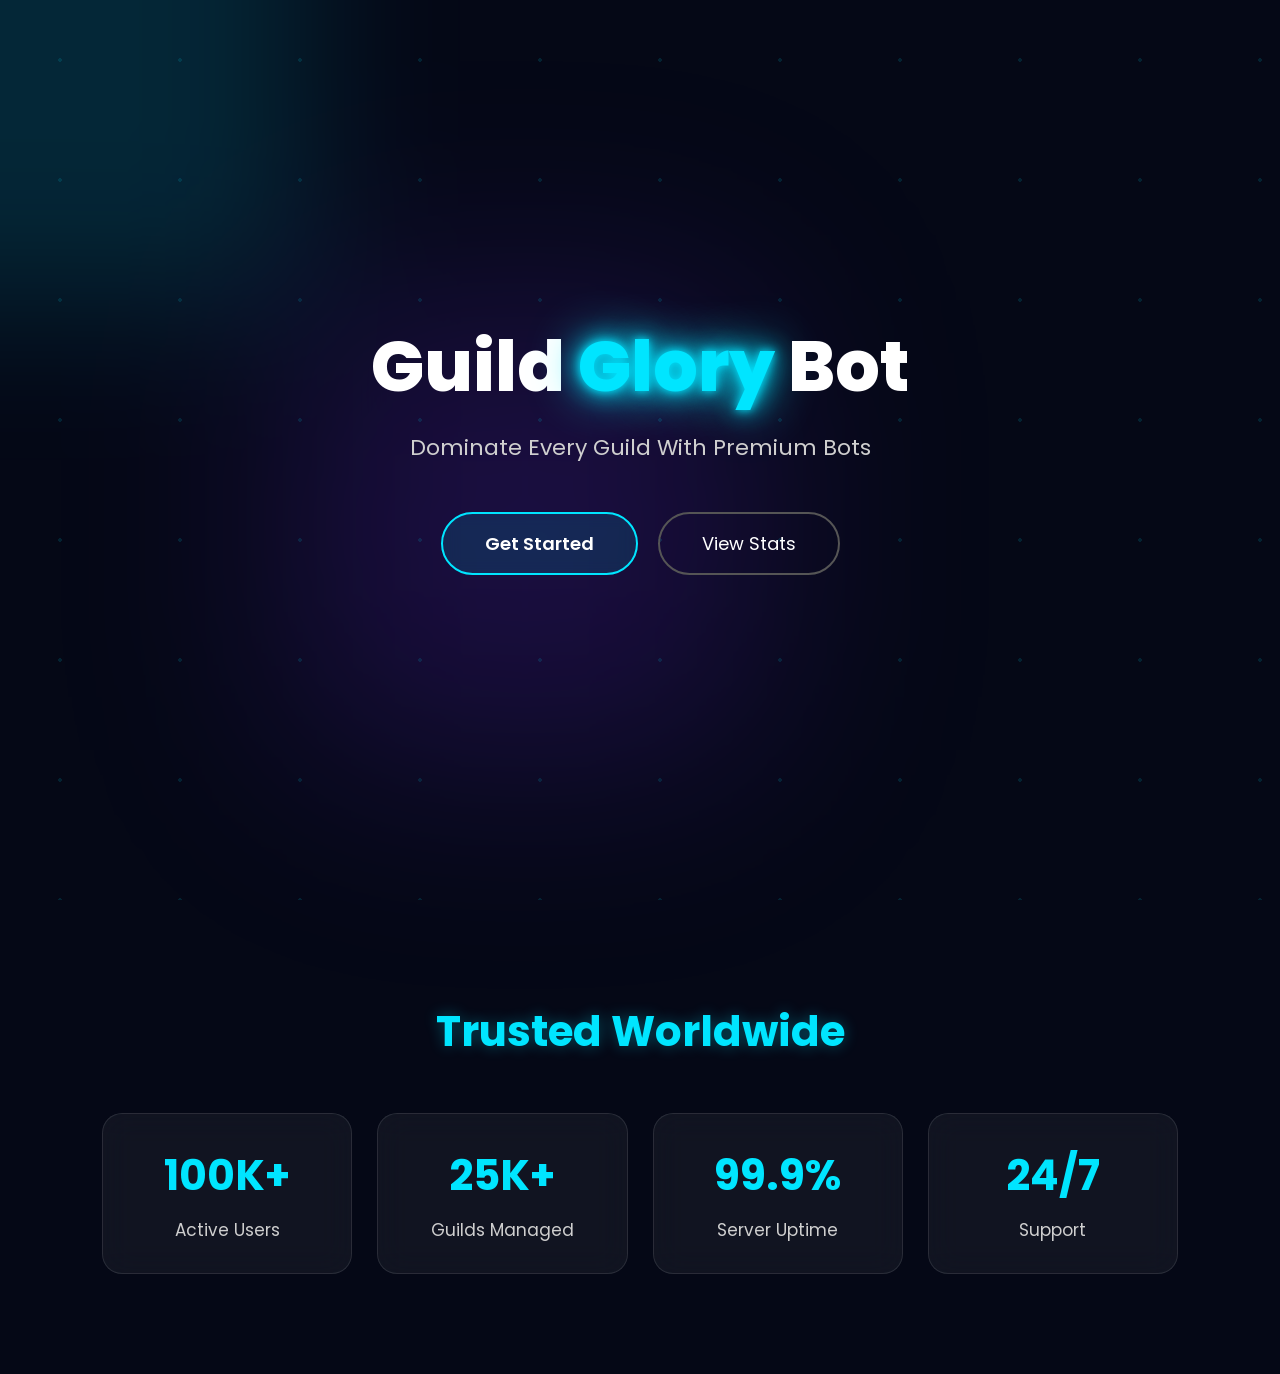
<file: index.html>
<!DOCTYPE html>
<html lang="en">

<head>

<meta charset="UTF-8">
<meta name="viewport" content="width=device-width, initial-scale=1.0">

<title>Guild Glory Bot</title>

<link rel="stylesheet" href="style.css">

<link rel="preconnect" href="https://fonts.googleapis.com">

<link rel="preconnect" href="https://fonts.gstatic.com" crossorigin>

<link href="https://fonts.googleapis.com/css2?family=Poppins:wght@300;400;500;600;700;800&display=swap" rel="stylesheet">

</head>

<body>

<!-- ================= Loader ================= -->

<div id="loader">

<div class="loader-logo">

⚔

</div>

<h1>

Guild Glory Bot

</h1>

<p>

Dominate Every Guild With Premium Bots

</p>

</div>

<!-- ================= Background ================= -->

<div class="background-blur"></div>

<div class="particles"></div>

<!-- ================= Landing Page ================= -->

<section class="landing">

<div class="landing-content">

<h1 class="title">

Guild <span>Glory</span> Bot

</h1>

<p class="subtitle">

Dominate Every Guild With Premium Bots

</p>

<div class="landing-buttons">

<button id="startBtn" class="start-btn">

Get Started

</button>

<button id="statsBtn" class="stats-btn">

View Stats

</button>

</div>

</div>

</section>

<!-- ================= Stats ================= -->

<section id="stats" class="stats-section">

<h2>

Trusted Worldwide

</h2>

<div class="stats-container">

<div class="stat-box">

<h1>

100K+

</h1>

<p>

Active Users

</p>

</div>

<div class="stat-box">

<h1>

25K+

</h1>

<p>

Guilds Managed

</p>

</div>

<div class="stat-box">

<h1>

99.9%

</h1>

<p>

Server Uptime

</p>

</div>

<div class="stat-box">

<h1>

24/7

</h1>

<p>

Support

</p>

</div>

</div>

</section>
<!-- ================= Select Panel ================= -->

<section id="panelPage" class="panel-page">

<div class="panel-container">

<h1>Select Panel</h1>

<p>Choose Your Bot</p>

<div class="bot-card">

<div class="selected-bot">

<h2 id="botName">4 Bots</h2>

<p id="botGlory">200K Glory</p>

</div>

<select id="botSelect">

<option value="4">4 Bots</option>

<option value="10">10 Bots</option>

<option value="20">20 Bots</option>

<option value="40">40 Bots</option>

<option value="50">50 Bots</option>

</select>

<div class="summary">

<h3>Total Price</h3>

<h1 id="price">₹199</h1>

<p id="details">

4 Bots • 200K Glory

</p>

</div>

<button id="paymentBtn">

Continue To Payment

</button>

</div>

</div>

</section>

<!-- ================= Payment Page ================= -->

<section id="paymentPage" class="payment-page">

<div class="payment-card">

<h1>Complete Payment</h1>

<p class="payment-text">

Scan QR or Pay Using UPI

</p>

<div class="payment-summary">

<h2 id="payBot">

4 Bots

</h2>

<p id="payGlory">

200K Glory

</p>

<h1 id="payPrice">

₹199

</h1>

</div>

<div class="qr-box">

<img src="qr.png" alt="QR">

</div>

<div class="upi-box">

<h3>UPI ID</h3>

<p id="upiId">

aftabkhan767@ptyes

</p>

<button id="copyBtn">

Copy UPI

</button>

</div>

<div class="guild-box">

<label>

Guild ID

</label>

<input
type="number"
id="guildId"
placeholder="Enter 10 Digit Guild ID"
maxlength="10">

</div>

<div class="upload-box">

<label>

Upload Payment Screenshot

</label>

<input
type="file"
id="paymentProof"
accept="image/*">

</div>

<button id="submitOrder">

Submit Order

</button>

</div>

</section>

<!-- ================= Success Popup ================= -->

<div id="successPopup">

<div class="success-card">

<div class="success-icon">

✅

</div>

<h2>

Order Successful

</h2>

<p>

Your order has been successfully added to your guild.

</p>

<button id="closeSuccess">

Done

</button>

</div>

</div>

<script src="script.js"></script>

</body>

</html>
</file>
<file: style.css>
/* ===== Reset ===== */

*{
margin:0;
padding:0;
box-sizing:border-box;
font-family:'Poppins',sans-serif;
scroll-behavior:smooth;
}

/* ===== Body ===== */

body{
background:#050816;
color:#fff;
overflow-x:hidden;
}

/* ===== Background ===== */

.background-blur{
position:fixed;
top:-200px;
left:-200px;
width:500px;
height:500px;
background:#00e5ff25;
filter:blur(80px);
z-index:-2;
}

.background-blur::after{
content:"";
position:absolute;
right:-450px;
bottom:-450px;
width:450px;
height:450px;
background:#7b2cff30;
filter:blur(80px);
}

/* ===== Floating Particles ===== */

.particles{
position:fixed;
top:0;
left:0;
width:100%;
height:100%;
pointer-events:none;
opacity:.12;
z-index:-1;
background-image:
radial-gradient(#00e5ff 2px,transparent 2px),
radial-gradient(#7b2cff 2px,transparent 2px);
background-size:120px 120px;
animation:bgMove 30s linear infinite;
}

@keyframes bgMove{
from{
background-position:0 0;
}
to{
background-position:0 1000px;
}
}
/* ===== Loader ===== */

#loader{
position:fixed;
top:0;
left:0;
width:100%;
height:100%;
background:#050816;
display:flex;
flex-direction:column;
justify-content:center;
align-items:center;
z-index:9999;
transition:.5s;
}

.loader-logo{
font-size:70px;
animation:spin 2s linear infinite;
}

#loader h1{
margin-top:20px;
font-size:42px;
font-weight:700;
color:#00e5ff;
text-shadow:
0 0 10px #00e5ff,
0 0 25px #00e5ff,
0 0 50px #00e5ff;
}

#loader p{
margin-top:12px;
font-size:18px;
color:#bdbdbd;
}

@keyframes spin{
100%{
transform:rotate(360deg);
}
}
/* ===== Landing ===== */

.landing{
height:100vh;
display:flex;
justify-content:center;
align-items:center;
text-align:center;
padding:20px;
}

.landing-content{
max-width:800px;
}

/* ===== Title ===== */

.title{
font-size:70px;
font-weight:800;
line-height:1.2;
}

.title span{
color:#00e5ff;
text-shadow:
0 0 10px #00e5ff,
0 0 25px #00e5ff,
0 0 50px #00e5ff;
}

/* ===== Subtitle ===== */

.subtitle{
margin-top:20px;
font-size:22px;
color:#cfcfcf;
line-height:1.7;
}
/* ===== Buttons ===== */

.landing-buttons{
margin-top:45px;
display:flex;
justify-content:center;
gap:20px;
flex-wrap:wrap;
}

/* Get Started */

.start-btn{
padding:16px 42px;
border:none;
border-radius:50px;
background:rgba(0,229,255,.12);
border:2px solid #00e5ff;
backdrop-filter:blur(8px);
color:#fff;
font-size:18px;
font-weight:600;
cursor:pointer;
transition:.35s;
}

.start-btn:hover{
transform:translateY(-5px);
box-shadow:
0 0 15px #00e5ff,
0 0 35px #00e5ff;
}

/* View Stats */

.stats-btn{
padding:16px 42px;
border-radius:50px;
border:2px solid #555;
background:transparent;
color:#fff;
font-size:18px;
cursor:pointer;
transition:.35s;
}

.stats-btn:hover{
background:#fff;
color:#000;
}
/* ===== Trusted Worldwide ===== */

.stats-section{
padding:100px 8%;
text-align:center;
}

.stats-section h2{
font-size:42px;
color:#00e5ff;
margin-bottom:50px;
text-shadow:0 0 15px #00e5ff55;
}

.stats-container{
display:grid;
grid-template-columns:repeat(auto-fit,minmax(220px,1fr));
gap:25px;
}

.stat-box{
padding:30px;
background:rgba(255,255,255,.05);
border:1px solid rgba(255,255,255,.1);
backdrop-filter:blur(15px);
border-radius:20px;
transition:.35s;
}

.stat-box:hover{
transform:translateY(-8px);
box-shadow:0 0 25px rgba(0,229,255,.35);
}

.stat-box h1{
font-size:42px;
color:#00e5ff;
margin-bottom:10px;
}

.stat-box p{
color:#cfcfcf;
font-size:17px;
}
/* ===== Select Panel ===== */

.panel-page{
display:none;
min-height:100vh;
padding:100px 20px;
justify-content:center;
align-items:center;
}

.panel-container{
width:100%;
max-width:500px;
margin:auto;
}

.panel-container h1{
text-align:center;
font-size:42px;
color:#00e5ff;
margin-bottom:10px;
}

.panel-container p{
text-align:center;
color:#cfcfcf;
margin-bottom:30px;
}

.bot-card{
background:rgba(255,255,255,.06);
backdrop-filter:blur(20px);
border:1px solid rgba(255,255,255,.1);
border-radius:25px;
padding:25px;
}

.selected-bot{
background:linear-gradient(135deg,#00bcd4,#0077ff);
padding:20px;
border-radius:18px;
text-align:center;
margin-bottom:20px;
}

.selected-bot h2{
font-size:30px;
margin-bottom:8px;
}

.selected-bot p{
font-size:18px;
color:#fff;
}
/* ===== Dropdown ===== */

#botSelect{
width:100%;
padding:15px;
margin-bottom:20px;
background:#1b2433;
color:#fff;
border:1px solid rgba(255,255,255,.15);
border-radius:12px;
font-size:16px;
outline:none;
cursor:pointer;
}

/* ===== Summary Box ===== */

.summary{
background:#1b2433;
border-radius:18px;
padding:20px;
text-align:center;
margin-bottom:20px;
}

.summary h3{
color:#bdbdbd;
margin-bottom:10px;
}

.summary h1{
font-size:40px;
color:#00e5ff;
margin-bottom:10px;
text-shadow:0 0 12px #00e5ff66;
}

.summary p{
color:#ddd;
font-size:16px;
}

/* ===== Continue Button ===== */

#paymentBtn{
width:100%;
padding:16px;
border:none;
border-radius:15px;
background:#00e5ff;
color:#000;
font-size:18px;
font-weight:700;
cursor:pointer;
transition:.3s;
}

#paymentBtn:hover{
transform:translateY(-3px);
box-shadow:0 0 20px #00e5ff;
}
/* ===== Payment Page ===== */

.payment-page{
display:none;
min-height:100vh;
padding:100px 20px;
justify-content:center;
align-items:center;
}

.payment-card{
width:100%;
max-width:500px;
margin:auto;
background:rgba(255,255,255,.06);
backdrop-filter:blur(8px);
border:1px solid rgba(255,255,255,.1);
border-radius:25px;
padding:30px;
}

.payment-card h1{
text-align:center;
font-size:38px;
color:#00e5ff;
margin-bottom:10px;
}

.payment-text{
text-align:center;
color:#cfcfcf;
margin-bottom:25px;
}

.payment-summary{
background:#1b2433;
padding:20px;
border-radius:18px;
text-align:center;
margin-bottom:25px;
}

.payment-summary h2{
font-size:28px;
color:#fff;
margin-bottom:8px;
}

.payment-summary p{
color:#cfcfcf;
margin-bottom:10px;
}

.payment-summary h1{
font-size:40px;
color:#00e5ff;
}
/* ===== QR Box ===== */

.qr-box{
display:flex;
justify-content:center;
margin:25px 0;
}

.qr-box img{
width:220px;
height:220px;
background:#fff;
padding:12px;
border-radius:20px;
}

/* ===== UPI Box ===== */

.upi-box{
background:#1b2433;
padding:18px;
border-radius:18px;
text-align:center;
margin-bottom:20px;
}

.upi-box h3{
color:#00e5ff;
margin-bottom:8px;
}

.upi-box p{
font-size:18px;
color:#fff;
word-break:break-all;
margin-bottom:15px;
}

#copyBtn{
padding:12px 25px;
border:none;
border-radius:12px;
background:#00e5ff;
color:#000;
font-weight:700;
cursor:pointer;
transition:.3s;
}

#copyBtn:hover{
box-shadow:0 0 20px #00e5ff;
}

/* ===== Guild ID ===== */

.guild-box{
margin:20px 0;
}

.guild-box label{
display:block;
margin-bottom:8px;
font-weight:600;
}

.guild-box input{
width:100%;
padding:14px;
border-radius:12px;
border:1px solid rgba(255,255,255,.15);
background:#1b2433;
color:#fff;
outline:none;
}

/* ===== Screenshot Upload ===== */

.upload-box{
margin-bottom:20px;
}

.upload-box label{
display:block;
margin-bottom:8px;
font-weight:600;
}

.upload-box input{
width:100%;
padding:10px;
background:#1b2433;
border-radius:12px;
color:#fff;
}

/* ===== Submit Button ===== */

#submitOrder{
width:100%;
padding:16px;
border:none;
border-radius:15px;
background:#00e5ff;
color:#000;
font-size:18px;
font-weight:700;
cursor:pointer;
transition:.3s;
}

#submitOrder:hover{
transform:translateY(-3px);
box-shadow:0 0 20px #00e5ff;
}
/* ===== Success Popup ===== */

#successPopup{
position:fixed;
top:0;
left:0;
width:100%;
height:100%;
display:none;
justify-content:center;
align-items:center;
background:rgba(0,0,0,.75);
backdrop-filter:blur(10px);
z-index:9999;
}

.success-card{
width:90%;
max-width:400px;
background:#111827;
border:1px solid rgba(255,255,255,.1);
border-radius:25px;
padding:30px;
text-align:center;
animation:popup .35s ease;
}

.success-icon{
font-size:70px;
margin-bottom:15px;
}

.success-card h2{
color:#00e5ff;
margin-bottom:12px;
}

.success-card p{
color:#cfcfcf;
line-height:1.6;
margin-bottom:25px;
}

#closeSuccess{
padding:14px 35px;
border:none;
border-radius:12px;
background:#00e5ff;
color:#000;
font-weight:700;
cursor:pointer;
transition:.3s;
}

#closeSuccess:hover{
box-shadow:0 0 20px #00e5ff;
}

@keyframes popup{
from{
opacity:0;
transform:scale(.9);
}
to{
opacity:1;
transform:scale(1);
}
}

/* ===== Mobile ===== */

@media(max-width:768px){

.title{
font-size:48px;
}

.subtitle{
font-size:18px;
}

.landing-buttons{
flex-direction:column;
align-items:center;
}

.start-btn,
.stats-btn{
width:100%;
max-width:280px;
}

.stats-section h2,
.panel-container h1,
.payment-card h1{
font-size:32px;
}

.qr-box img{
width:180px;
height:180px;
}

}
</file>
